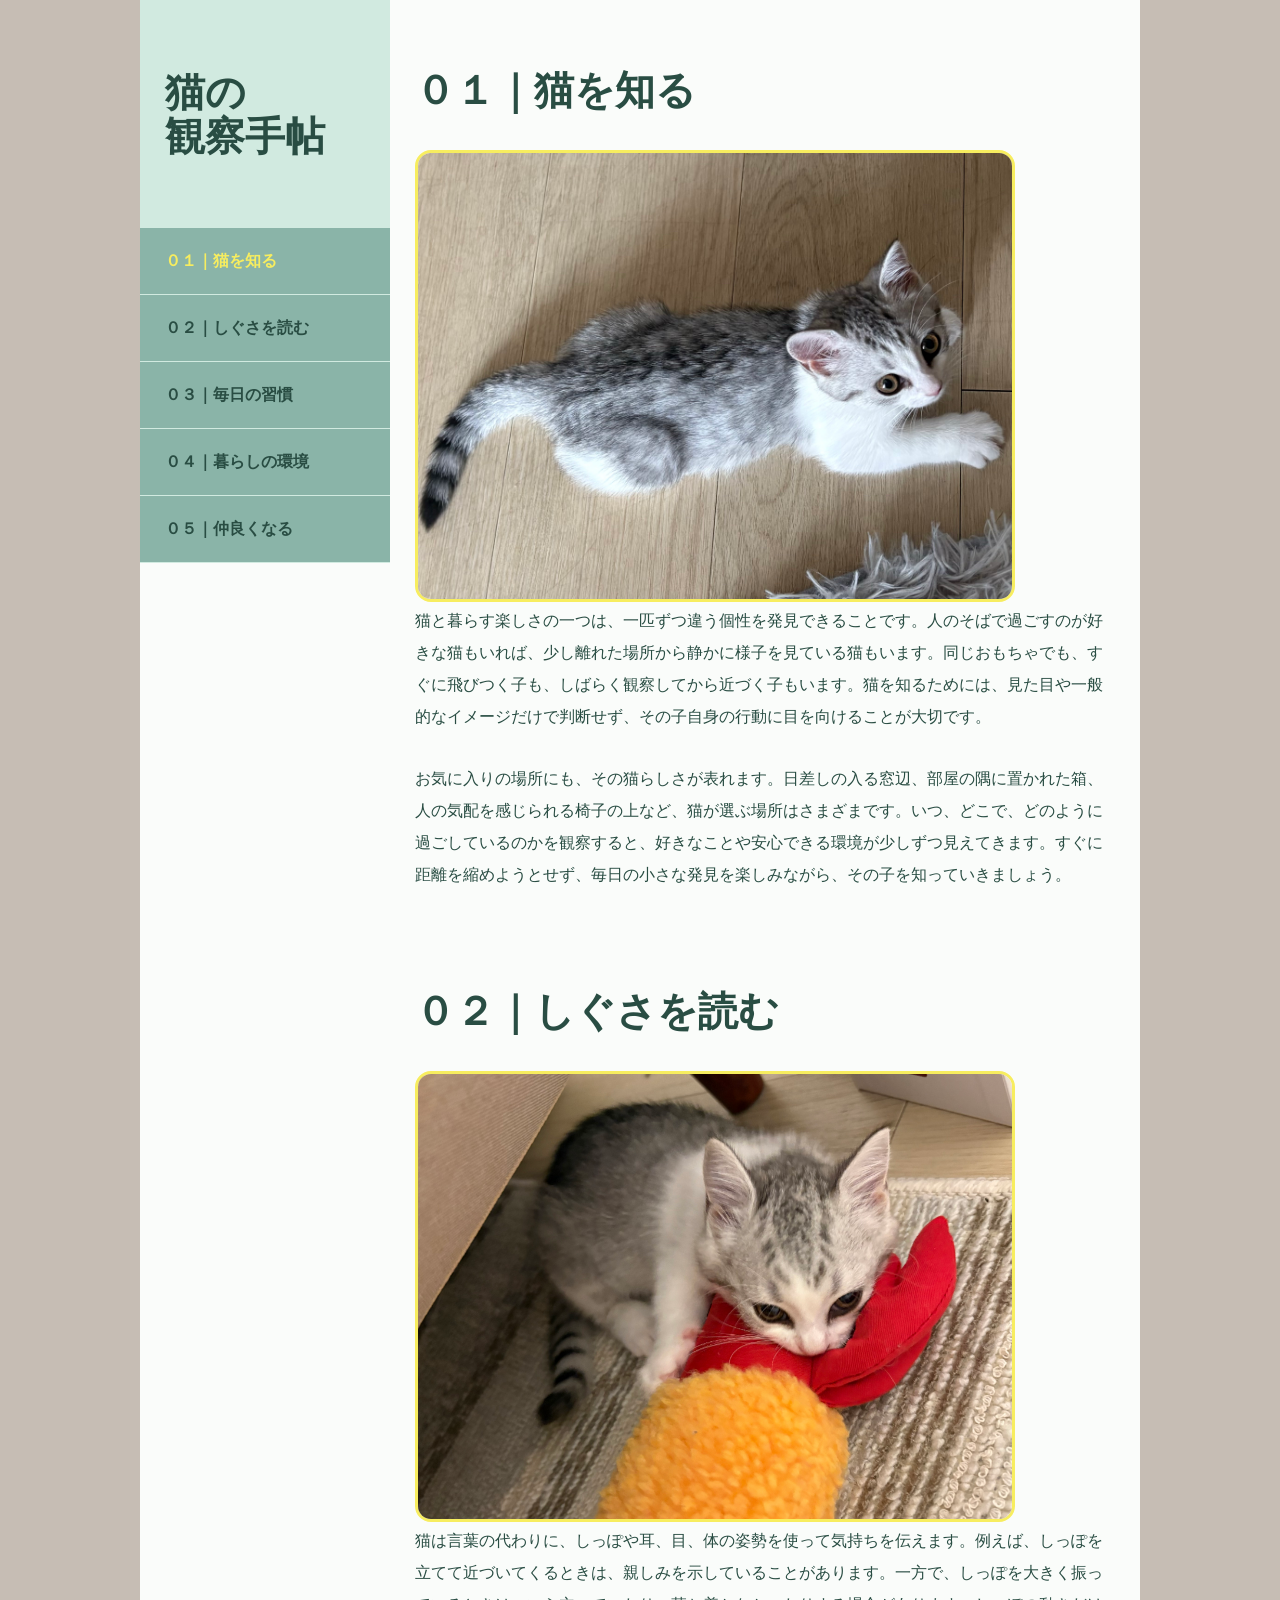
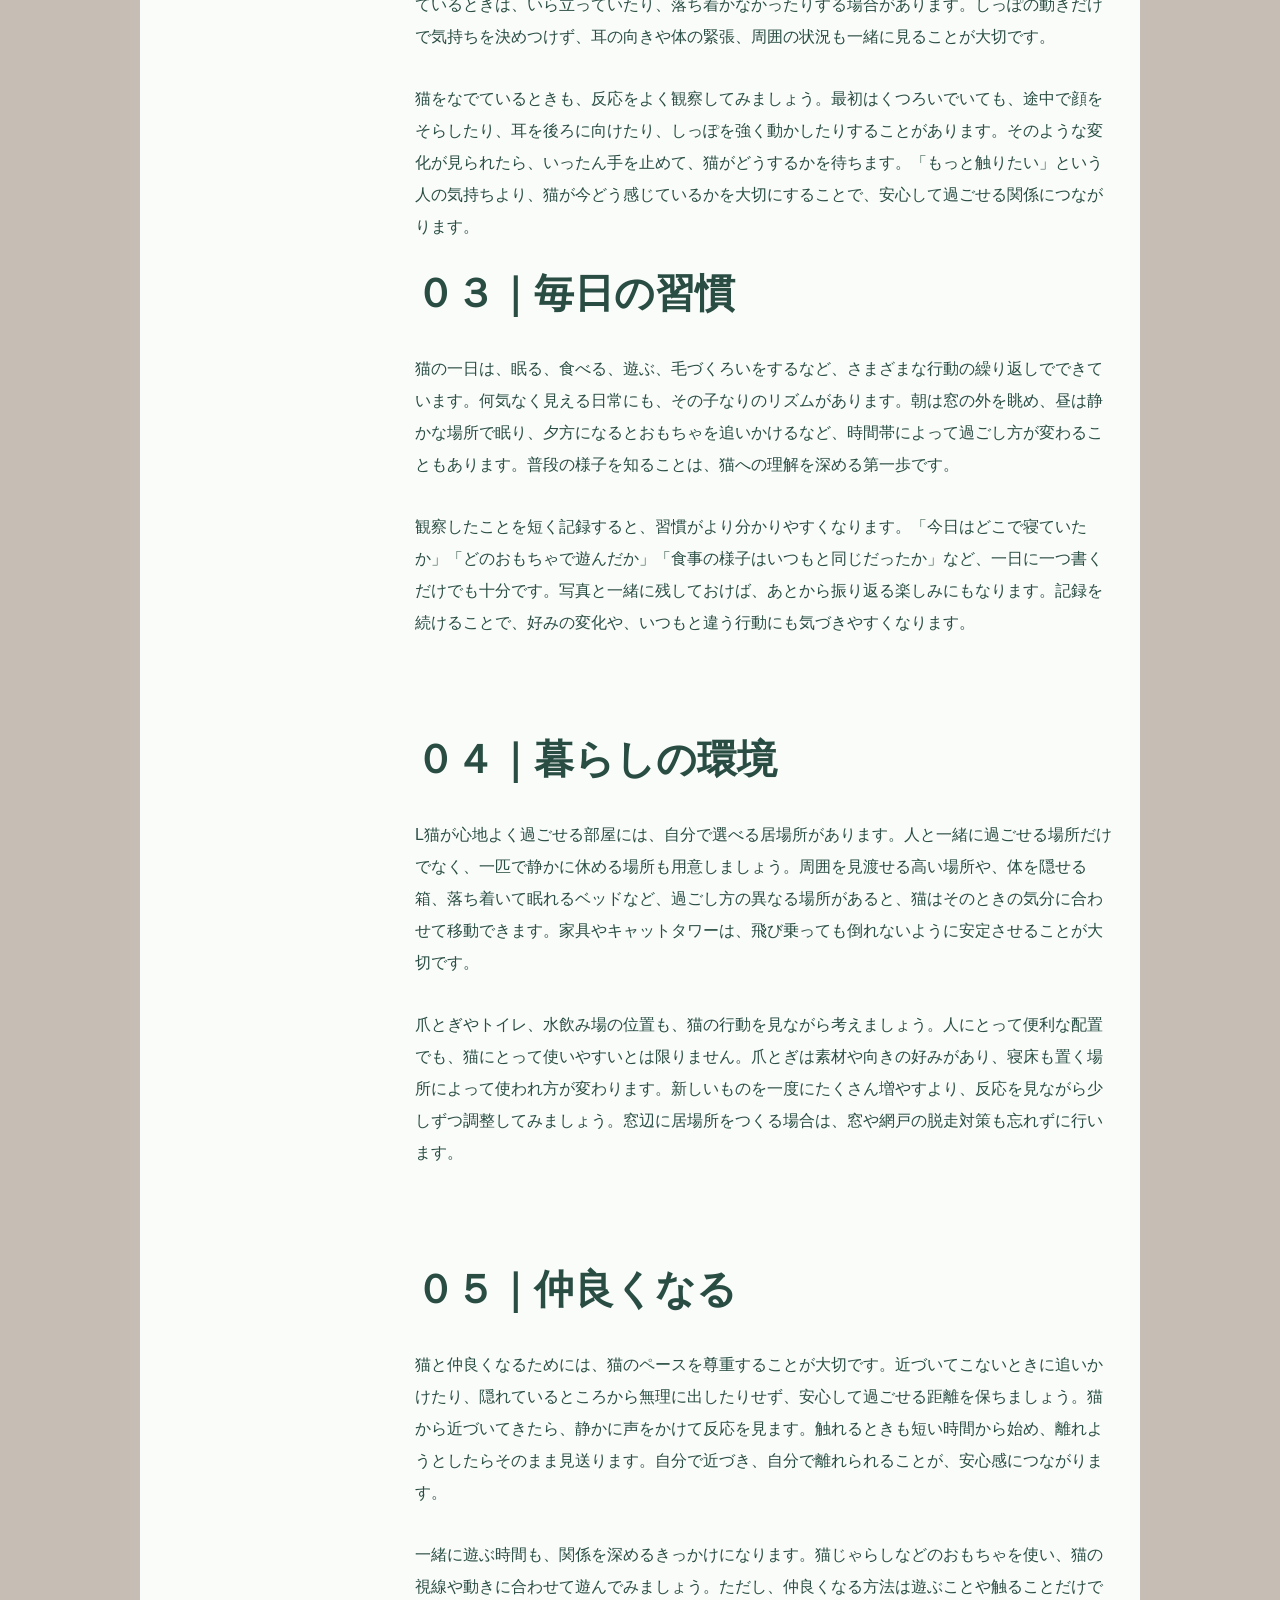
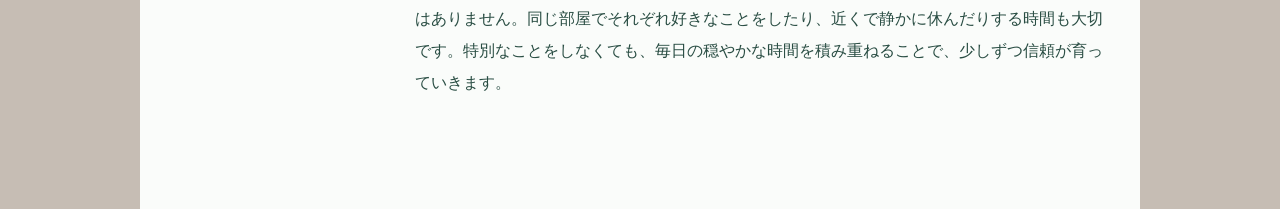
<file: highlight-menu-custom/index.html>
<!DOCTYPE html>
<html lang="ja">

<head>
    <meta charset="UTF-8">
    <title>highlight-menu</title>
    <link rel="stylesheet" href="css/reset.css">
    <link rel="stylesheet" href="css/style.css">
    <!-- jQuery -->
    <script src="https://code.jquery.com/jquery-3.7.0.min.js"
        integrity="sha256-2Pmvv0kuTBOenSvLm6bvfBSSHrUJ+3A7x6P5Ebd07/g=" crossorigin="anonymous"></script>
    <script src="js/script.js"></script>
</head>

<body>
    <div class="" id="wrapper">
        <header>
            <h1>猫の<br>観察手帖</h1>
            <nav>
                <ul>
                    <li class="current"><a href="#1">０１｜猫を知る</a></li>
                    <li><a href="#2">０２｜しぐさを読む</a></li>
                    <li><a href="#3">０３｜毎日の習慣</a></li>
                    <li><a href="#4">０４｜暮らしの環境</a></li>
                    <li><a href="#5">０５｜仲良くなる</a></li>
                </ul>
            </nav>
        </header>

        <main>
            <section id="1">
                <h1>０１｜猫を知る</h1>
                <img src="1.jpeg" alt="" class="cat-photo">
                <p>猫と暮らす楽しさの一つは、一匹ずつ違う個性を発見できることです。人のそばで過ごすのが好きな猫もいれば、少し離れた場所から静かに様子を見ている猫もいます。同じおもちゃでも、すぐに飛びつく子も、しばらく観察してから近づく子もいます。猫を知るためには、見た目や一般的なイメージだけで判断せず、その子自身の行動に目を向けることが大切です。

                </p>
                <p>お気に入りの場所にも、その猫らしさが表れます。日差しの入る窓辺、部屋の隅に置かれた箱、人の気配を感じられる椅子の上など、猫が選ぶ場所はさまざまです。いつ、どこで、どのように過ごしているのかを観察すると、好きなことや安心できる環境が少しずつ見えてきます。すぐに距離を縮めようとせず、毎日の小さな発見を楽しみながら、その子を知っていきましょう。
                </p>

            </section>
            <section id="2">
                <h1>０２｜しぐさを読む</h1>
                <img src="2.jpeg" alt="" class="cat-photo">
                <p>猫は言葉の代わりに、しっぽや耳、目、体の姿勢を使って気持ちを伝えます。例えば、しっぽを立てて近づいてくるときは、親しみを示していることがあります。一方で、しっぽを大きく振っているときは、いら立っていたり、落ち着かなかったりする場合があります。しっぽの動きだけで気持ちを決めつけず、耳の向きや体の緊張、周囲の状況も一緒に見ることが大切です。
                </p>
                <p>猫をなでているときも、反応をよく観察してみましょう。最初はくつろいでいても、途中で顔をそらしたり、耳を後ろに向けたり、しっぽを強く動かしたりすることがあります。そのような変化が見られたら、いったん手を止めて、猫がどうするかを待ちます。「もっと触りたい」という人の気持ちより、猫が今どう感じているかを大切にすることで、安心して過ごせる関係につながります。
                </p>

            <section id="3">
                <h1>０３｜毎日の習慣</h1>
                <p>猫の一日は、眠る、食べる、遊ぶ、毛づくろいをするなど、さまざまな行動の繰り返しでできています。何気なく見える日常にも、その子なりのリズムがあります。朝は窓の外を眺め、昼は静かな場所で眠り、夕方になるとおもちゃを追いかけるなど、時間帯によって過ごし方が変わることもあります。普段の様子を知ることは、猫への理解を深める第一歩です。
                </p>
                <p>観察したことを短く記録すると、習慣がより分かりやすくなります。「今日はどこで寝ていたか」「どのおもちゃで遊んだか」「食事の様子はいつもと同じだったか」など、一日に一つ書くだけでも十分です。写真と一緒に残しておけば、あとから振り返る楽しみにもなります。記録を続けることで、好みの変化や、いつもと違う行動にも気づきやすくなります。
                </p>

            </section>
            <section id="4">
                <h1>０４｜暮らしの環境</h1>
                <p>L猫が心地よく過ごせる部屋には、自分で選べる居場所があります。人と一緒に過ごせる場所だけでなく、一匹で静かに休める場所も用意しましょう。周囲を見渡せる高い場所や、体を隠せる箱、落ち着いて眠れるベッドなど、過ごし方の異なる場所があると、猫はそのときの気分に合わせて移動できます。家具やキャットタワーは、飛び乗っても倒れないように安定させることが大切です。
                </p>
                <p>爪とぎやトイレ、水飲み場の位置も、猫の行動を見ながら考えましょう。人にとって便利な配置でも、猫にとって使いやすいとは限りません。爪とぎは素材や向きの好みがあり、寝床も置く場所によって使われ方が変わります。新しいものを一度にたくさん増やすより、反応を見ながら少しずつ調整してみましょう。窓辺に居場所をつくる場合は、窓や網戸の脱走対策も忘れずに行います。
                </p>

            </section>
            <section id="5">
                <h1>０５｜仲良くなる</h1>

                    </p>
                    <p>猫と仲良くなるためには、猫のペースを尊重することが大切です。近づいてこないときに追いかけたり、隠れているところから無理に出したりせず、安心して過ごせる距離を保ちましょう。猫から近づいてきたら、静かに声をかけて反応を見ます。触れるときも短い時間から始め、離れようとしたらそのまま見送ります。自分で近づき、自分で離れられることが、安心感につながります。
                    </p>
                    <p>一緒に遊ぶ時間も、関係を深めるきっかけになります。猫じゃらしなどのおもちゃを使い、猫の視線や動きに合わせて遊んでみましょう。ただし、仲良くなる方法は遊ぶことや触ることだけではありません。同じ部屋でそれぞれ好きなことをしたり、近くで静かに休んだりする時間も大切です。特別なことをしなくても、毎日の穏やかな時間を積み重ねることで、少しずつ信頼が育っていきます。
                    </p>
            </section>
        </main>
    </div>
</body>

</html>
</file>
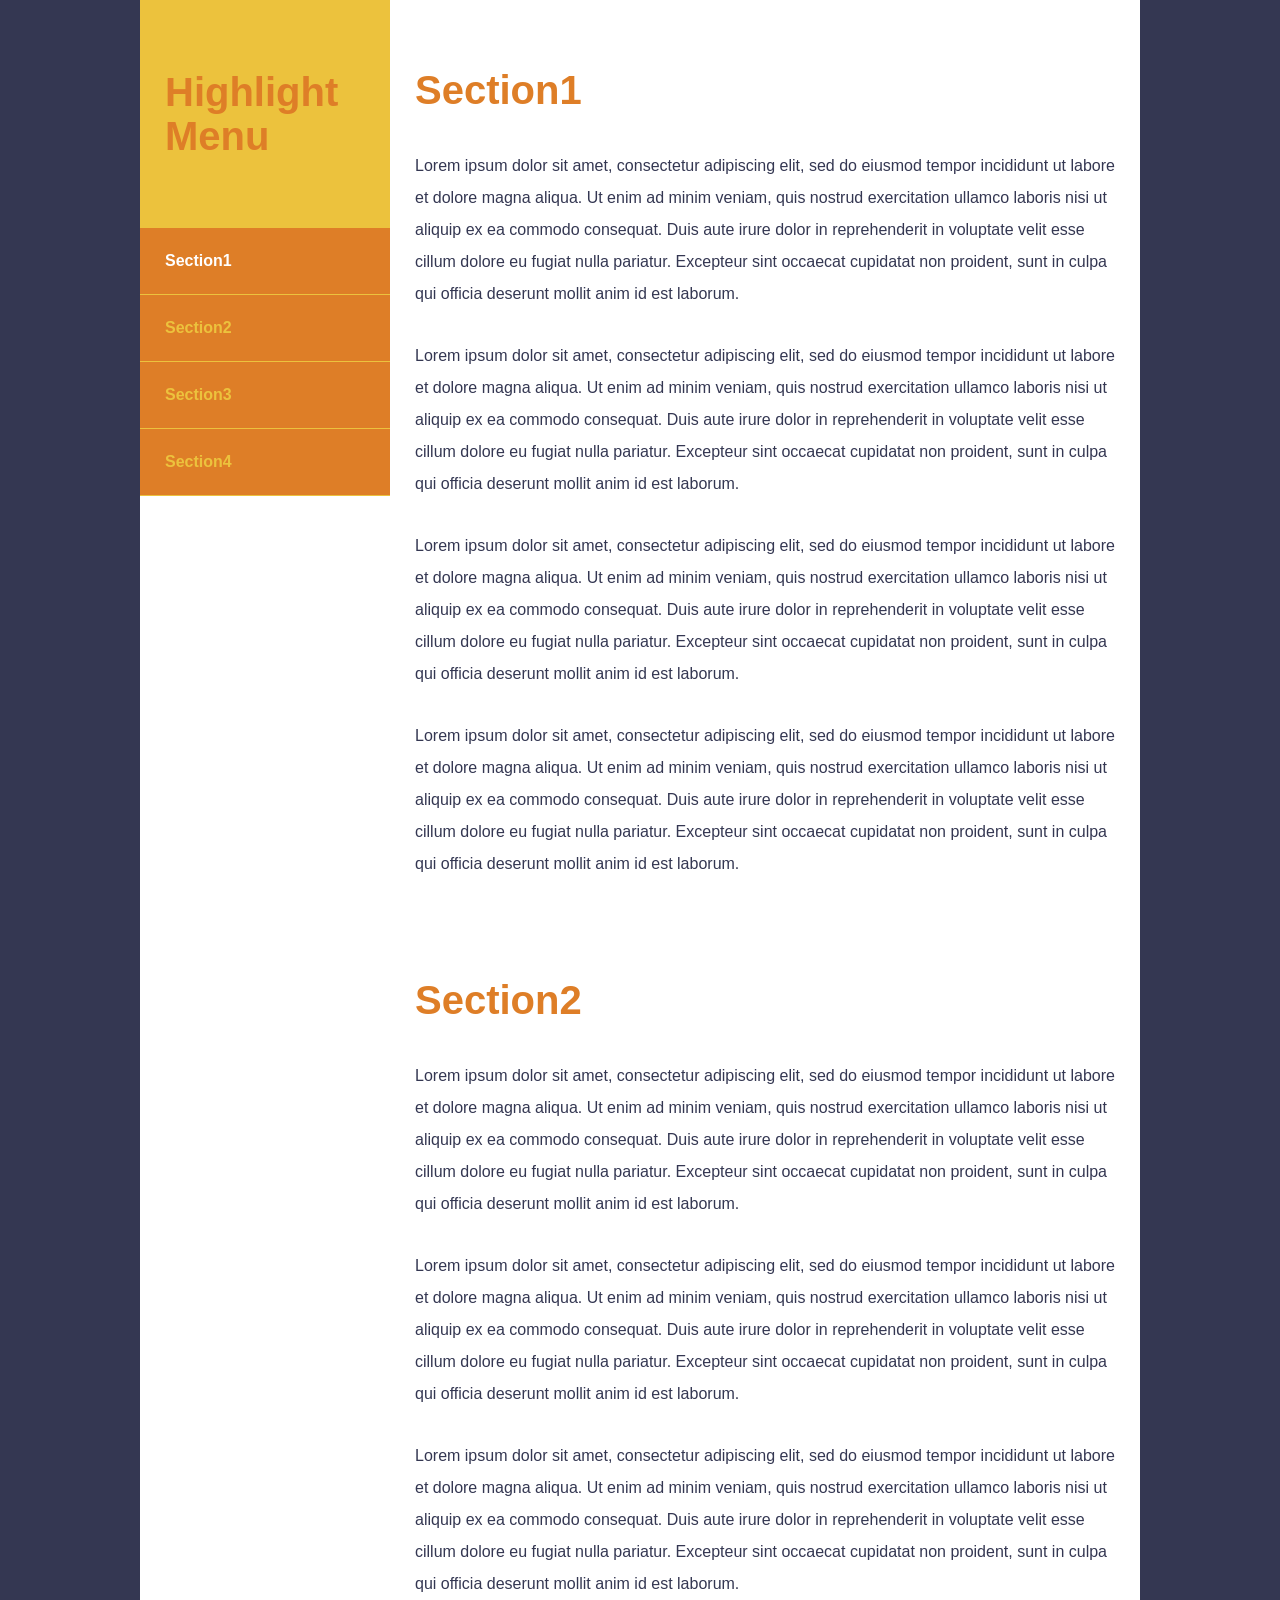
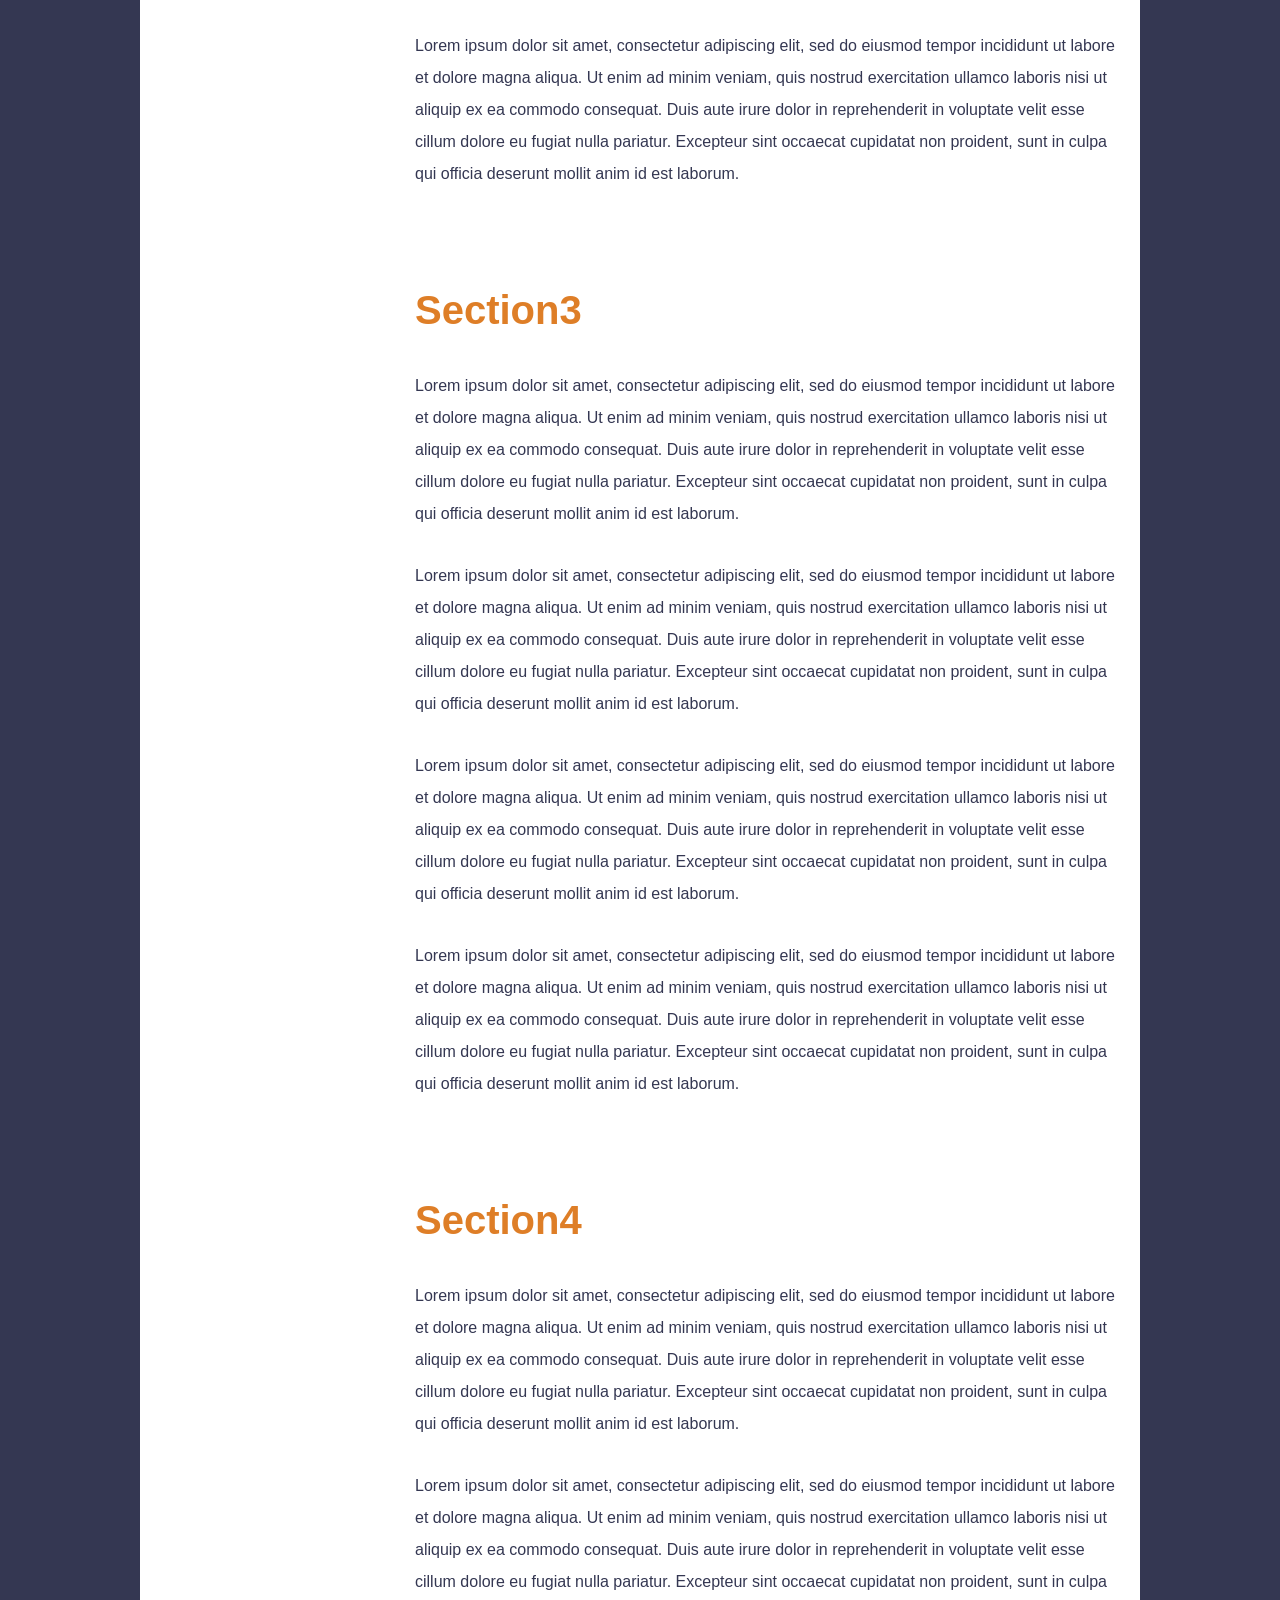
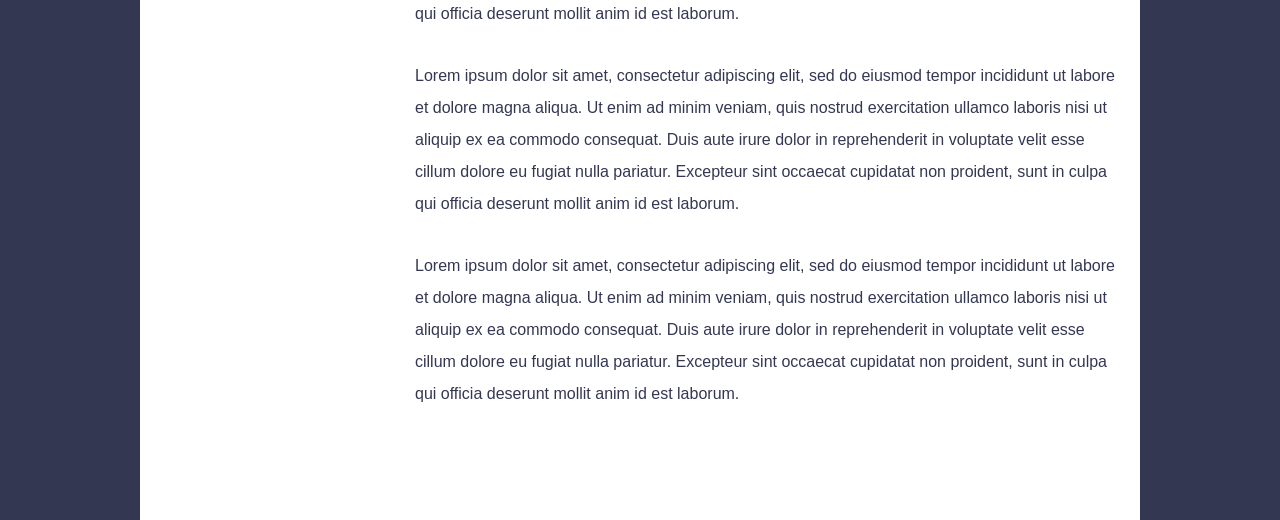
<file: highlight-menu/index.html>
<!DOCTYPE html>
<html lang="ja">

<head>
    <meta charset="UTF-8">
    <title>highlight-menu</title>
    <link rel="stylesheet" href="css/reset.css">
    <link rel="stylesheet" href="css/style.css">
    <!-- jQuery -->
    <script src="https://code.jquery.com/jquery-3.7.0.min.js"
        integrity="sha256-2Pmvv0kuTBOenSvLm6bvfBSSHrUJ+3A7x6P5Ebd07/g=" crossorigin="anonymous"></script>
    <script src="js/script.js"></script>
</head>

<body>
<div class="" id="wrapper">
    <header>
        <h1>Highlight Menu</h1>
        <nav>
            <ul>
                <li class="current"><a href="#1">Section1</a></li>
                <li><a href="#2">Section2</a></li>
                <li><a href="#3">Section3</a></li>
                <li><a href="#4">Section4</a></li>
            </ul>
        </nav>
    </header>

    <main>
        <section id="1">
            <h1>Section1</h1>
            <p>Lorem ipsum dolor sit amet, consectetur adipiscing elit, sed do eiusmod tempor incididunt ut labore et dolore magna aliqua. Ut enim ad minim veniam, quis nostrud exercitation ullamco laboris nisi ut aliquip ex ea commodo consequat. Duis aute irure dolor in reprehenderit in voluptate velit esse cillum dolore eu fugiat nulla pariatur. Excepteur sint occaecat cupidatat non proident, sunt in culpa qui officia deserunt mollit anim id est laborum.</p>
            <p>Lorem ipsum dolor sit amet, consectetur adipiscing elit, sed do eiusmod tempor incididunt ut labore et dolore magna aliqua. Ut enim ad minim veniam, quis nostrud exercitation ullamco laboris nisi ut aliquip ex ea commodo consequat. Duis aute irure dolor in reprehenderit in voluptate velit esse cillum dolore eu fugiat nulla pariatur. Excepteur sint occaecat cupidatat non proident, sunt in culpa qui officia deserunt mollit anim id est laborum.</p>
            <p>Lorem ipsum dolor sit amet, consectetur adipiscing elit, sed do eiusmod tempor incididunt ut labore et dolore magna aliqua. Ut enim ad minim veniam, quis nostrud exercitation ullamco laboris nisi ut aliquip ex ea commodo consequat. Duis aute irure dolor in reprehenderit in voluptate velit esse cillum dolore eu fugiat nulla pariatur. Excepteur sint occaecat cupidatat non proident, sunt in culpa qui officia deserunt mollit anim id est laborum.</p>
            <p>Lorem ipsum dolor sit amet, consectetur adipiscing elit, sed do eiusmod tempor incididunt ut labore et dolore magna aliqua. Ut enim ad minim veniam, quis nostrud exercitation ullamco laboris nisi ut aliquip ex ea commodo consequat. Duis aute irure dolor in reprehenderit in voluptate velit esse cillum dolore eu fugiat nulla pariatur. Excepteur sint occaecat cupidatat non proident, sunt in culpa qui officia deserunt mollit anim id est laborum.</p>
        </section>
        <section id="2">
            <h1>Section2</h1>
            <p>Lorem ipsum dolor sit amet, consectetur adipiscing elit, sed do eiusmod tempor incididunt ut labore et dolore magna aliqua. Ut enim ad minim veniam, quis nostrud exercitation ullamco laboris nisi ut aliquip ex ea commodo consequat. Duis aute irure dolor in reprehenderit in voluptate velit esse cillum dolore eu fugiat nulla pariatur. Excepteur sint occaecat cupidatat non proident, sunt in culpa qui officia deserunt mollit anim id est laborum.</p>
            <p>Lorem ipsum dolor sit amet, consectetur adipiscing elit, sed do eiusmod tempor incididunt ut labore et dolore magna aliqua. Ut enim ad minim veniam, quis nostrud exercitation ullamco laboris nisi ut aliquip ex ea commodo consequat. Duis aute irure dolor in reprehenderit in voluptate velit esse cillum dolore eu fugiat nulla pariatur. Excepteur sint occaecat cupidatat non proident, sunt in culpa qui officia deserunt mollit anim id est laborum.</p>
            <p>Lorem ipsum dolor sit amet, consectetur adipiscing elit, sed do eiusmod tempor incididunt ut labore et dolore magna aliqua. Ut enim ad minim veniam, quis nostrud exercitation ullamco laboris nisi ut aliquip ex ea commodo consequat. Duis aute irure dolor in reprehenderit in voluptate velit esse cillum dolore eu fugiat nulla pariatur. Excepteur sint occaecat cupidatat non proident, sunt in culpa qui officia deserunt mollit anim id est laborum.</p>
            <p>Lorem ipsum dolor sit amet, consectetur adipiscing elit, sed do eiusmod tempor incididunt ut labore et dolore magna aliqua. Ut enim ad minim veniam, quis nostrud exercitation ullamco laboris nisi ut aliquip ex ea commodo consequat. Duis aute irure dolor in reprehenderit in voluptate velit esse cillum dolore eu fugiat nulla pariatur. Excepteur sint occaecat cupidatat non proident, sunt in culpa qui officia deserunt mollit anim id est laborum.</p>
        </section>
        <section id="3">
            <h1>Section3</h1>
            <p>Lorem ipsum dolor sit amet, consectetur adipiscing elit, sed do eiusmod tempor incididunt ut labore et dolore magna aliqua. Ut enim ad minim veniam, quis nostrud exercitation ullamco laboris nisi ut aliquip ex ea commodo consequat. Duis aute irure dolor in reprehenderit in voluptate velit esse cillum dolore eu fugiat nulla pariatur. Excepteur sint occaecat cupidatat non proident, sunt in culpa qui officia deserunt mollit anim id est laborum.</p>
            <p>Lorem ipsum dolor sit amet, consectetur adipiscing elit, sed do eiusmod tempor incididunt ut labore et dolore magna aliqua. Ut enim ad minim veniam, quis nostrud exercitation ullamco laboris nisi ut aliquip ex ea commodo consequat. Duis aute irure dolor in reprehenderit in voluptate velit esse cillum dolore eu fugiat nulla pariatur. Excepteur sint occaecat cupidatat non proident, sunt in culpa qui officia deserunt mollit anim id est laborum.</p>
            <p>Lorem ipsum dolor sit amet, consectetur adipiscing elit, sed do eiusmod tempor incididunt ut labore et dolore magna aliqua. Ut enim ad minim veniam, quis nostrud exercitation ullamco laboris nisi ut aliquip ex ea commodo consequat. Duis aute irure dolor in reprehenderit in voluptate velit esse cillum dolore eu fugiat nulla pariatur. Excepteur sint occaecat cupidatat non proident, sunt in culpa qui officia deserunt mollit anim id est laborum.</p>
            <p>Lorem ipsum dolor sit amet, consectetur adipiscing elit, sed do eiusmod tempor incididunt ut labore et dolore magna aliqua. Ut enim ad minim veniam, quis nostrud exercitation ullamco laboris nisi ut aliquip ex ea commodo consequat. Duis aute irure dolor in reprehenderit in voluptate velit esse cillum dolore eu fugiat nulla pariatur. Excepteur sint occaecat cupidatat non proident, sunt in culpa qui officia deserunt mollit anim id est laborum.</p>
        </section>
        <section id="4">
            <h1>Section4</h1>
            <p>Lorem ipsum dolor sit amet, consectetur adipiscing elit, sed do eiusmod tempor incididunt ut labore et dolore magna aliqua. Ut enim ad minim veniam, quis nostrud exercitation ullamco laboris nisi ut aliquip ex ea commodo consequat. Duis aute irure dolor in reprehenderit in voluptate velit esse cillum dolore eu fugiat nulla pariatur. Excepteur sint occaecat cupidatat non proident, sunt in culpa qui officia deserunt mollit anim id est laborum.</p>
            <p>Lorem ipsum dolor sit amet, consectetur adipiscing elit, sed do eiusmod tempor incididunt ut labore et dolore magna aliqua. Ut enim ad minim veniam, quis nostrud exercitation ullamco laboris nisi ut aliquip ex ea commodo consequat. Duis aute irure dolor in reprehenderit in voluptate velit esse cillum dolore eu fugiat nulla pariatur. Excepteur sint occaecat cupidatat non proident, sunt in culpa qui officia deserunt mollit anim id est laborum.</p>
            <p>Lorem ipsum dolor sit amet, consectetur adipiscing elit, sed do eiusmod tempor incididunt ut labore et dolore magna aliqua. Ut enim ad minim veniam, quis nostrud exercitation ullamco laboris nisi ut aliquip ex ea commodo consequat. Duis aute irure dolor in reprehenderit in voluptate velit esse cillum dolore eu fugiat nulla pariatur. Excepteur sint occaecat cupidatat non proident, sunt in culpa qui officia deserunt mollit anim id est laborum.</p>
            <p>Lorem ipsum dolor sit amet, consectetur adipiscing elit, sed do eiusmod tempor incididunt ut labore et dolore magna aliqua. Ut enim ad minim veniam, quis nostrud exercitation ullamco laboris nisi ut aliquip ex ea commodo consequat. Duis aute irure dolor in reprehenderit in voluptate velit esse cillum dolore eu fugiat nulla pariatur. Excepteur sint occaecat cupidatat non proident, sunt in culpa qui officia deserunt mollit anim id est laborum.</p>
        </section>
    </main>
</div>
</body>

</html>
</file>
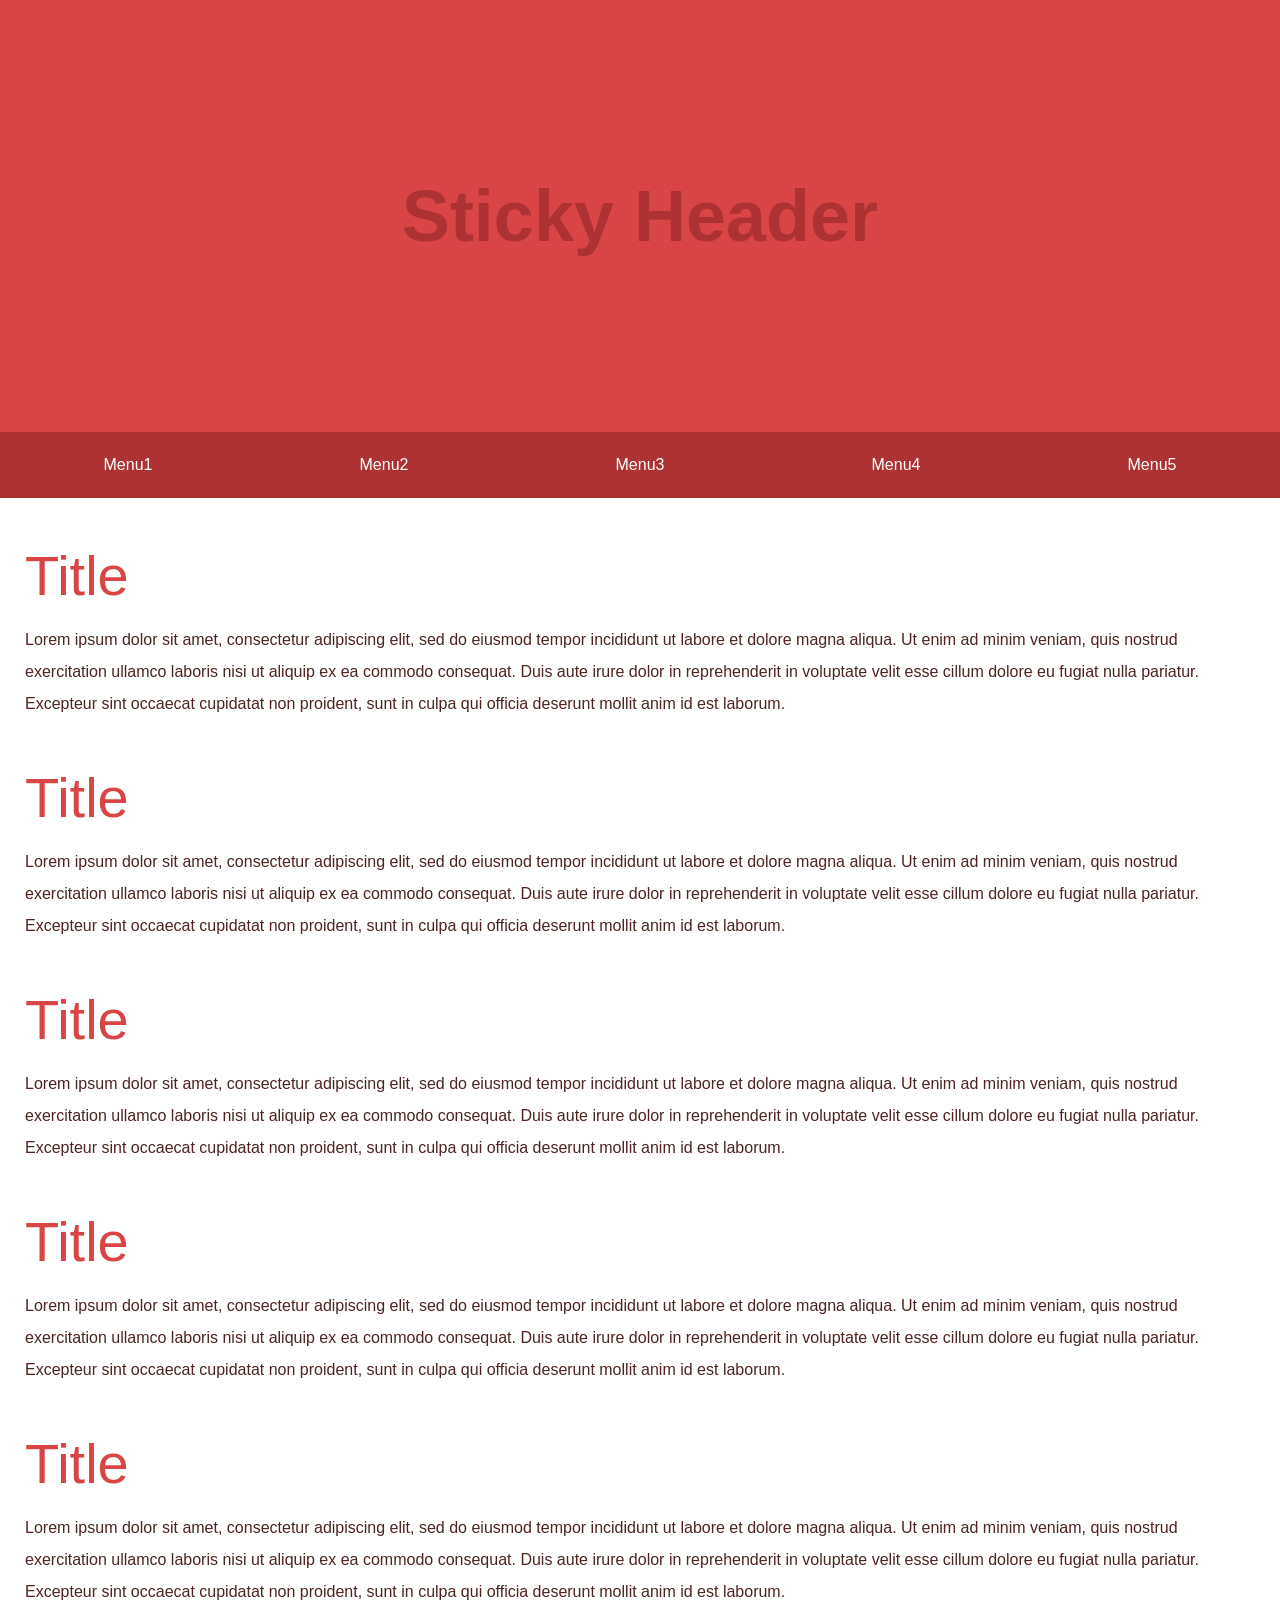
<file: sticky-header-custom/index.html>
<!DOCTYPE html>
<html lang="ja">
<head>
    <meta charset="UTF-8">
    <title>sticky-header</title>
    <link rel="stylesheet" href="css/reset.css">
    <link rel="stylesheet" href="css/style.css">
    <!-- jQuery -->
<script src="https://code.jquery.com/jquery-3.7.0.min.js" integrity="sha256-2Pmvv0kuTBOenSvLm6bvfBSSHrUJ+3A7x6P5Ebd07/g=" crossorigin="anonymous"></script>
<script src="js/script.js"></script>
</head>
<body>
    <div class="" id="wrapper">
        <header>
            <h1>Sticky Header</h1>
        </header>
        <nav>
            <ul>
                <li><a href="#1">Menu1</a></li>
                <li><a href="#2">Menu2</a></li>
                <li><a href="#3">Menu3</a></li>
                <li><a href="#4">Menu4</a></li>
                <li><a href="#5">Menu5</a></li>
            </ul>
        </nav>

        <main>
            <section id="1">
                <h1>Title</h1>
                <p>Lorem ipsum dolor sit amet, consectetur adipiscing elit, sed do eiusmod tempor incididunt ut labore et dolore magna aliqua. Ut enim ad minim veniam, quis nostrud exercitation ullamco laboris nisi ut aliquip ex ea commodo consequat. Duis aute irure dolor in reprehenderit in voluptate velit esse cillum dolore eu fugiat nulla pariatur. Excepteur sint occaecat cupidatat non proident, sunt in culpa qui officia deserunt mollit anim id est laborum.</p>
            </section>

            <section id="2">
                <h1>Title</h1>
                <p>Lorem ipsum dolor sit amet, consectetur adipiscing elit, sed do eiusmod tempor incididunt ut labore et dolore magna aliqua. Ut enim ad minim veniam, quis nostrud exercitation ullamco laboris nisi ut aliquip ex ea commodo consequat. Duis aute irure dolor in reprehenderit in voluptate velit esse cillum dolore eu fugiat nulla pariatur. Excepteur sint occaecat cupidatat non proident, sunt in culpa qui officia deserunt mollit anim id est laborum.</p>
            </section>

            <section id="3">
                <h1>Title</h1>
                <p>Lorem ipsum dolor sit amet, consectetur adipiscing elit, sed do eiusmod tempor incididunt ut labore et dolore magna aliqua. Ut enim ad minim veniam, quis nostrud exercitation ullamco laboris nisi ut aliquip ex ea commodo consequat. Duis aute irure dolor in reprehenderit in voluptate velit esse cillum dolore eu fugiat nulla pariatur. Excepteur sint occaecat cupidatat non proident, sunt in culpa qui officia deserunt mollit anim id est laborum.</p>
            </section>

            <section id="4">
                <h1>Title</h1>
                <p>Lorem ipsum dolor sit amet, consectetur adipiscing elit, sed do eiusmod tempor incididunt ut labore et dolore magna aliqua. Ut enim ad minim veniam, quis nostrud exercitation ullamco laboris nisi ut aliquip ex ea commodo consequat. Duis aute irure dolor in reprehenderit in voluptate velit esse cillum dolore eu fugiat nulla pariatur. Excepteur sint occaecat cupidatat non proident, sunt in culpa qui officia deserunt mollit anim id est laborum.</p>
            </section>

            <section id="5">
                <h1>Title</h1>
                <p>Lorem ipsum dolor sit amet, consectetur adipiscing elit, sed do eiusmod tempor incididunt ut labore et dolore magna aliqua. Ut enim ad minim veniam, quis nostrud exercitation ullamco laboris nisi ut aliquip ex ea commodo consequat. Duis aute irure dolor in reprehenderit in voluptate velit esse cillum dolore eu fugiat nulla pariatur. Excepteur sint occaecat cupidatat non proident, sunt in culpa qui officia deserunt mollit anim id est laborum.</p>
            </section>
        </main>
    </div>
</body>
</html>
</file>
<file: highlight-menu-custom/css/style.css>
@charset "utf-8";

body {
    font-family: Arial, Helvetica, sans-serif;
    background: #c6bdb4;
}

#wrapper {
    width: 1000px;
    margin: 0 auto;
}

header {
    position: fixed;
    width: 250px;
    background: #d1eae0;
}

header h1 {
    padding: 70px 25px;
    color: #294d43;
    font-size: 2.5em;
    line-height: 1.1em;
    font-weight: bold;
}

nav li {
    list-style-type: none;
    margin-bottom: 1px;
}

nav li a {
    display: block;
    padding: 25px;
    font-weight: bold;
    color: #294d43;
    background: #8ab4a8;
    text-decoration: none;
}

nav li.current a {
    color: #f7ed5f;
}

main {
    display: block;
    padding: 70px 25px 10px 275px;
    background: #fafcfa;
}

section {
    margin-bottom: 100px;
}

section h1 {
    color: #294d43;
    font-size: 2.5em;
    font-weight: bold;
    margin-bottom: 40px;
}

p {
    margin-bottom: 30px;
    line-height: 2em;
    color: #294d43;
}

img {
    max-width: 600px;
    height: auto;
}

.cat-photo {
    border:3px solid #f7ed5f;
    border-radius: 16px;
    box-sizing: border-box;
}
</file>
<file: highlight-menu/css/style.css>
@charset "utf-8";

body {
    font-family: Arial, Helvetica, sans-serif;
    background: #343752;
}

#wrapper {
    width: 1000px;
    margin: 0 auto;
}

header {
    position: fixed;
    width: 250px;
    background: #ecc23d;
}

header h1 {
    padding: 70px 25px;
    color: #de7e27;
    font-size: 2.5em;
    line-height: 1.1em;
    font-weight: bold;
}

nav li {
    list-style-type: none;
    margin-bottom: 1px;
}

nav li a {
    display: block;
    padding: 25px;
    font-weight: bold;
    color: #ecc23d;
    background: #de7e27;
    text-decoration: none;
}

nav li.current a {
    color: #fff;
}

main {
    display: block;
    padding: 70px 25px 10px 275px;
    background: #fff;
}

section {
    margin-bottom: 100px;
}

section h1 {
    color: #de7e27;
    font-size: 2.5em;
    font-weight: bold;
    margin-bottom: 40px;
}

p {
    margin-bottom: 30px;
    line-height: 2em;
    color: #343752;
}
</file>
<file: sticky-header-custom/css/style.css>
@charset "utf-8";

body {
    font-family: Arial, Helvetica, sans-serif;
}

#wrapper {
    min-width: 1000px;
    margin: 0 auto;
}

header h1 {
    text-align: center;
    background: #d84544;
    color: #ad3231;
    padding: 180px 0;
    font-size: 4.5em;
    font-weight: bold;
}

nav {
    width: 100%;
    top: 0;
    left: 0;
}

li {
    float: left;
    width: 20%;
}

li a {
    text-align: center;
    display: block;
    text-decoration: none;
    background: #ad3231;
    padding: 25px 0;
    color: #fff;
    background-repeat: 1px solid #d84544;
}

li a:hover {
    background: #98302f;
}

li:last-child a {
    border-right: none;
}

main {
    clear: both;
    display: block;
    padding: 50px 25px 20px;
}

section h1 {
    font-size: 3.5em;
    font-weight: normal;
    margin-bottom: 20px;
    color: #d84544;
}

p {
    margin-bottom: 50px;
    line-height: 2em;
    color: #4e2322;
}
</file>
